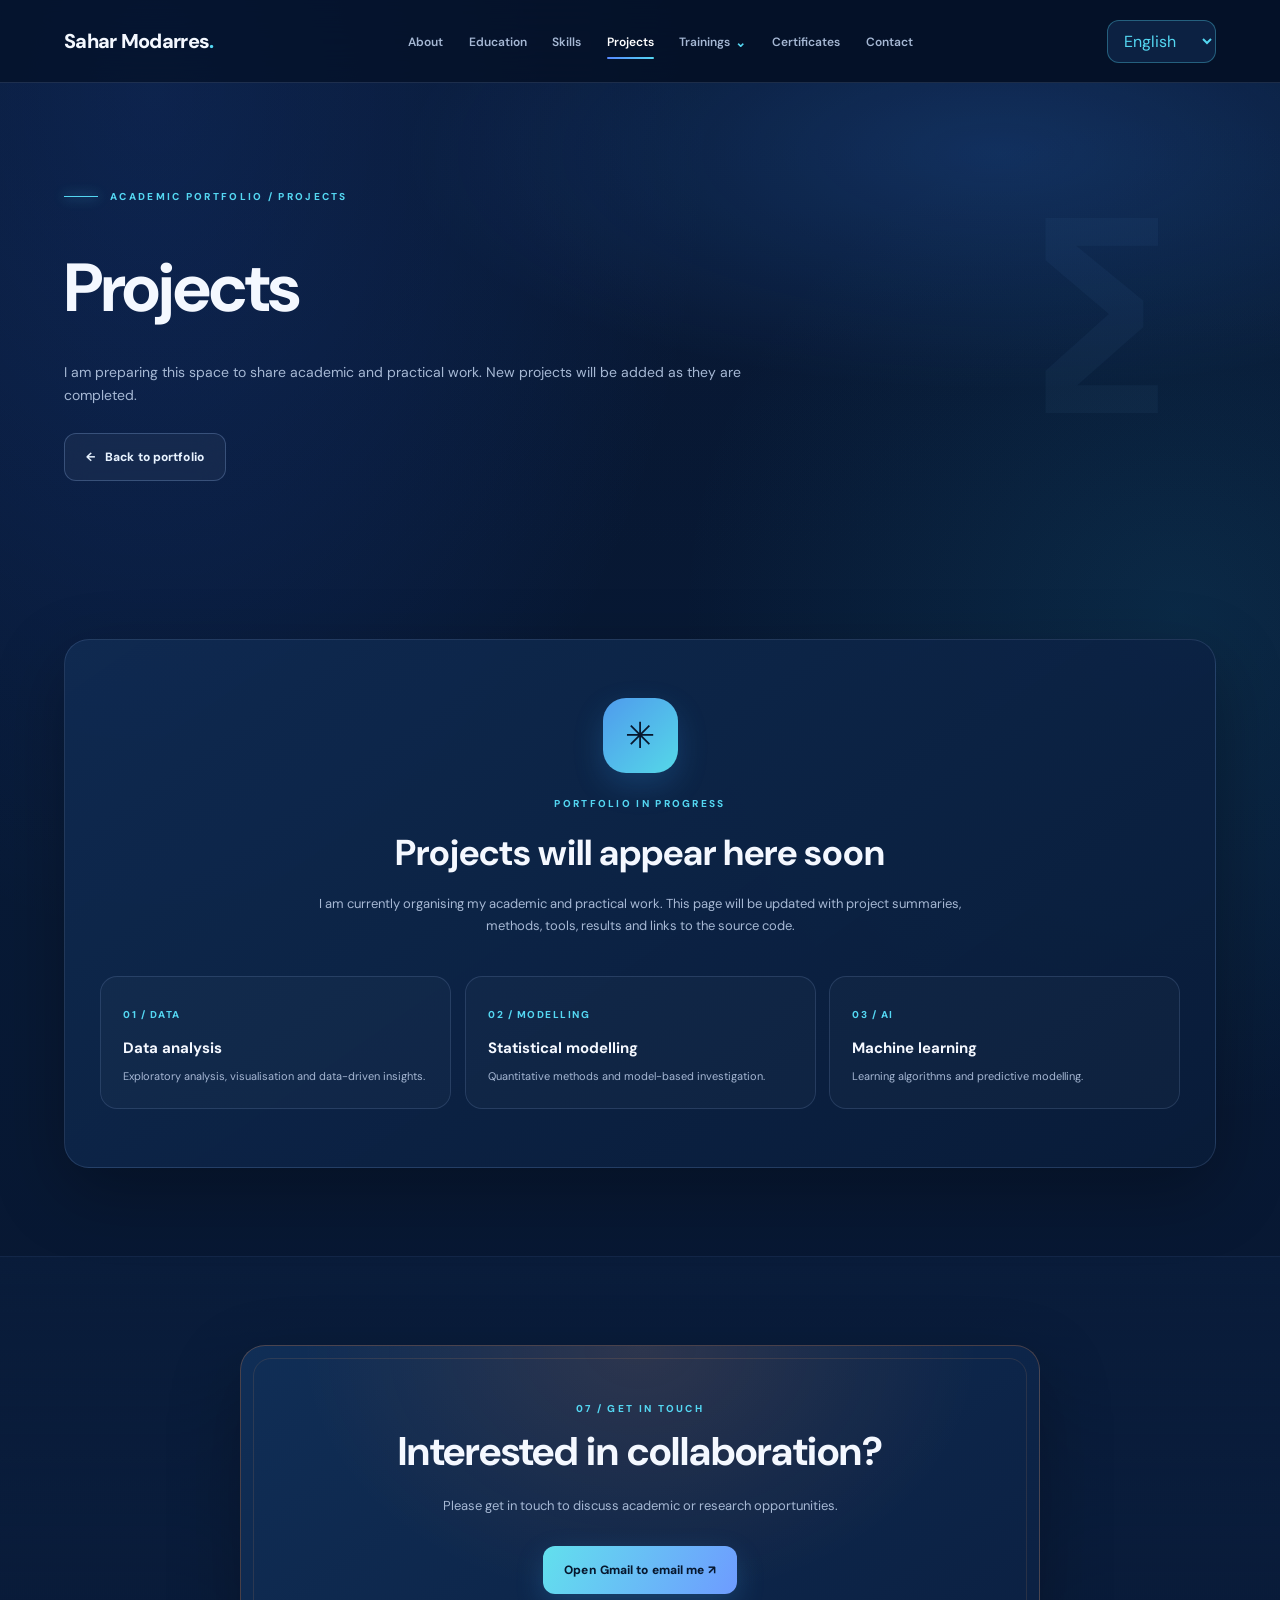
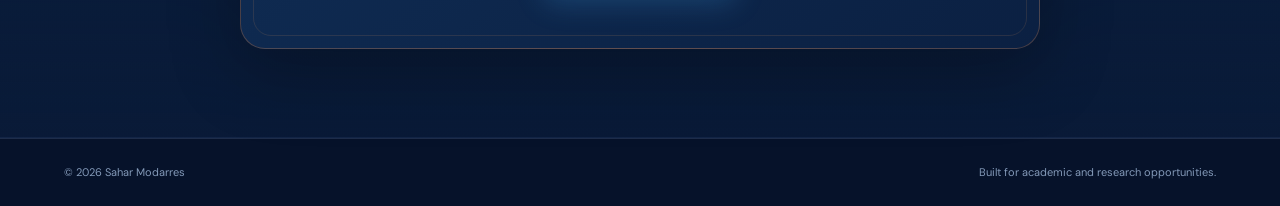
<file: projects.html>
<!DOCTYPE html>
<html lang="en" dir="ltr">
<head>
  <meta charset="UTF-8">
  <meta name="viewport" content="width=device-width, initial-scale=1">
  <meta name="description" content="Academic and practical projects by Sahar Modarres, Data Science student.">
  <meta name="theme-color" content="#07152f">
  <title>Projects | Sahar Modarres</title>
  <link rel="preconnect" href="https://fonts.googleapis.com">
  <link rel="preconnect" href="https://fonts.gstatic.com" crossorigin>
  <link href="https://fonts.googleapis.com/css2?family=DM+Sans:wght@400;500;600;700;800&family=Vazirmatn:wght@400;500;600;700;800&display=swap" rel="stylesheet">
  <link rel="icon" type="image/svg+xml" href="favicon.svg">
  <link rel="stylesheet" href="style.css">
  <script src="site.js" defer></script>
</head>
<body>
<header class="site-header"><div class="container navbar">
  <a class="logo" href="index.html">Sahar Modarres<span>.</span></a>
  <nav aria-label="Main navigation"><ul class="nav-links">
    <li><a href="index.html#about" data-i18n="navAbout">About</a></li>
    <li><a href="index.html#education" data-i18n="navEducation">Education</a></li>
    <li><a href="index.html#skills" data-i18n="navSkills">Skills</a></li>
    <li><a href="projects.html" aria-current="page" data-i18n="navProjects">Projects</a></li>
    <li class="nav-dropdown"><a href="trainings.html"><span data-i18n="navTrainings">Trainings</span><span class="nav-caret">⌄</span></a>
      <ul class="nav-submenu">
        <li><a href="trainings.html#python-lessons" data-i18n="menuPython">Python</a></li>
        <li><a href="trainings.html#ml-lessons" data-i18n="menuML">Machine Learning</a></li>
        <li><a href="trainings.html#english-lessons" data-i18n="menuEnglish">English</a></li>
      </ul></li>
    <li><a href="index.html#certificates" data-i18n="navCertificates">Certificates</a></li>
    <li><a href="index.html#contact" data-i18n="navContact">Contact</a></li>
  </ul></nav>
  <label class="language-wrap"><span class="sr-only" data-i18n="languageLabel">Choose language</span><select id="languageSelect" aria-label="Choose website language">
    <option value="en">English</option><option value="fa">فارسی</option><option value="ar">العربية</option><option value="hi">हिन्दी</option><option value="de">Deutsch</option><option value="fr">Français</option><option value="es">Español</option><option value="tr">Türkçe</option><option value="zh">中文</option>
  </select></label>
</div></header>
<main>
  <section class="page-hero"><div class="container">
    <p class="eyebrow"><span class="eyebrow-line"></span><span data-i18n="projectEyebrow">ACADEMIC PORTFOLIO / PROJECTS</span></p>
    <h1 data-i18n="projectsTitle">Projects</h1>
    <p data-i18n="projectsText">I am preparing this space to share academic and practical work. New projects will be added as they are completed.</p>
    <a class="button button-glass" href="index.html">← <span data-i18n="backHome">Back to portfolio</span></a>
  </div></section>
  <section class="section"><div class="container">
    <div class="empty-projects reveal">
      <div class="empty-symbol">✳</div>
      <p class="section-label" data-i18n="comingSoonLabel">PORTFOLIO IN PROGRESS</p>
      <h2 data-i18n="comingSoonTitle">Projects coming soon</h2>
      <p data-i18n="comingSoonText">I am organizing my academic and practical work. This page will be updated with project summaries, methods, tools, results and source-code links.</p>
      <div class="planned-grid">
        <article><span>01 / DATA</span><h3 data-i18n="planned1">Data analysis & visualisation</h3><p data-i18n="planned1Text">Exploratory analysis, visualisation and data-driven insights.</p></article>
        <article><span>02 / MODELLING</span><h3 data-i18n="planned2">Statistical modelling</h3><p data-i18n="planned2Text">Quantitative methods and model-based research.</p></article>
        <article><span>03 / AI</span><h3 data-i18n="planned3">Machine learning</h3><p data-i18n="planned3Text">Learning algorithms and predictive modelling.</p></article>
      </div>
    </div>
  </div></section>
  <section class="section section-soft"><div class="container"><div class="contact-panel compact-contact">
    <p class="section-label" data-i18n="contactLabel">GET IN TOUCH</p>
    <h2 data-i18n="projectContactTitle">Interested in collaboration?</h2>
    <p data-i18n="projectContactText">Feel free to contact me to discuss academic or research opportunities.</p>
    <a class="button button-primary" href="https://mail.google.com/mail/?view=cm&fs=1&to=saharmodares1377@gmail.com" target="_blank" rel="noopener noreferrer" data-i18n="gmailButton">Open Gmail to email me ↗</a>
  </div></div></section>
</main>
<footer><div class="container footer-inner"><span>© <span id="year"></span> Sahar Modarres</span><span data-i18n="footer">Built for academic and research opportunities.</span></div></footer>
</body></html>
</file>
<file: style.css>
@import url('https://fonts.googleapis.com/css2?family=DM+Sans:wght@400;500;600;700;800&family=Vazirmatn:wght@400;500;600;700;800&display=swap');
:root{color-scheme:dark;--bg:#07152f;--bg2:#0a1d3d;--surface:rgba(15,36,70,.78);--surface2:#10294e;--primary:#54d7f2;--blue:#5688ff;--text:#f4f8ff;--muted:#a6b8d4;--line:rgba(167,198,255,.15);--max:1160px;--shadow:0 24px 70px rgba(0,0,0,.28)}
*{box-sizing:border-box;margin:0;padding:0}
html{scroll-behavior:smooth;scroll-padding-top:100px}
body{background:var(--bg);background-image:radial-gradient(ellipse at 12% 5%,rgba(46,110,255,.18),transparent 35%),radial-gradient(ellipse at 92% 34%,rgba(39,190,230,.10),transparent 30%),linear-gradient(180deg,#07152f 0%,#081a36 48%,#07152f 100%);color:var(--text);font-family:"DM Sans",sans-serif;line-height:1.7;overflow-x:hidden}
body[dir=rtl]{font-family:"Vazirmatn",sans-serif}
a{color:inherit;text-decoration:none}button,select{font:inherit}.container{width:min(var(--max),90%);margin-inline:auto}
::selection{background:rgba(84,215,242,.32);color:white}
.site-header{position:sticky;top:0;z-index:30;background:rgba(5,17,39,.78);border-bottom:1px solid var(--line);backdrop-filter:blur(20px);-webkit-backdrop-filter:blur(20px)}
.navbar{min-height:82px;display:flex;align-items:center;justify-content:space-between;gap:24px}
.logo{font-size:20px;font-weight:800;letter-spacing:-.7px;white-space:nowrap}.logo span{color:var(--primary)}
.nav-links{display:flex;align-items:center;gap:clamp(12px,2vw,27px);list-style:none}.nav-links a{position:relative;color:var(--muted);font-size:12px;font-weight:600;transition:color .25s}.nav-links a:after{content:"";position:absolute;left:0;right:100%;bottom:-9px;height:2px;border-radius:2px;background:linear-gradient(90deg,var(--blue),var(--primary));transition:right .3s}.nav-links a:hover,.nav-links a[aria-current=page]{color:white}.nav-links a:hover:after,.nav-links a[aria-current=page]:after{right:0}
.language-wrap select{border:1px solid rgba(84,215,242,.35);background:rgba(14,36,69,.9);color:var(--primary);border-radius:12px;padding:9px 12px;cursor:pointer;max-width:132px;outline:none;transition:.25s}.language-wrap select:hover{border-color:var(--primary);box-shadow:0 0 0 4px rgba(84,215,242,.08)}
.hero{position:relative;min-height:720px;display:flex;align-items:center;padding:95px 0 85px;isolation:isolate;overflow:hidden}
.hero:before{content:"";position:absolute;z-index:-2;inset:0;background-image:linear-gradient(rgba(125,168,255,.045) 1px,transparent 1px),linear-gradient(90deg,rgba(125,168,255,.045) 1px,transparent 1px);background-size:58px 58px;mask-image:linear-gradient(90deg,transparent,black 20%,black 80%,transparent)}
.hero:after{content:"";position:absolute;z-index:-1;width:600px;height:600px;border-radius:50%;right:-240px;top:-260px;background:radial-gradient(circle,rgba(46,117,255,.22),transparent 68%);filter:blur(10px)}
.hero-grid{position:relative;display:grid;grid-template-columns:minmax(0,1.12fr) minmax(340px,.88fr);align-items:center;gap:58px}
.hero-content{max-width:700px;position:relative;z-index:4}.eyebrow,.section-label{font-size:10px;font-weight:800;letter-spacing:2.3px;color:var(--primary);text-transform:uppercase}.eyebrow{display:flex;align-items:center;gap:12px;margin-bottom:26px}.eyebrow-line{width:34px;height:1px;background:var(--primary);box-shadow:0 0 12px var(--primary)}
.hero h1{font-size:clamp(48px,6.4vw,82px);line-height:1.04;letter-spacing:-3.8px;margin-bottom:24px}.hero-greeting{display:block;font-size:.38em;line-height:1.4;letter-spacing:0;color:#a9bddb;font-weight:600;margin-bottom:12px}.hero h1 strong{display:block;font-weight:800}.hero h1 em{font-style:normal;background:linear-gradient(100deg,#fff 5%,#8adff6 45%,#6f9aff 90%);-webkit-background-clip:text;background-clip:text;color:transparent}.name-period{font-style:normal;color:var(--primary)}
.hero h2{font-size:clamp(17px,2vw,22px);line-height:1.5;color:#dce9fc;margin-bottom:15px;font-weight:600}.hero-description{color:var(--muted);font-size:14px;line-height:2.05;max-width:650px;margin-bottom:28px}
.hero-actions,.contact-actions{display:flex;flex-wrap:wrap;gap:12px}.button{position:relative;display:inline-flex;align-items:center;justify-content:center;gap:10px;min-height:48px;padding:12px 21px;border-radius:12px;font-size:12px;font-weight:800;letter-spacing:.1px;transition:transform .28s,box-shadow .28s,border-color .28s,background .28s;overflow:hidden}.button:before{content:"";position:absolute;inset:0;transform:translateX(-110%);background:linear-gradient(110deg,transparent,rgba(255,255,255,.22),transparent);transition:transform .65s}.button:hover:before{transform:translateX(110%)}.button:hover{transform:translateY(-4px)}.button-primary{color:#06172e;background:linear-gradient(115deg,#62e0ed,#6e9bff);box-shadow:0 10px 28px rgba(67,168,242,.22)}.button-primary:hover{box-shadow:0 15px 38px rgba(67,168,242,.38)}.button-glass,.button-outline{color:#e8f3ff;border:1px solid rgba(165,197,255,.25);background:rgba(255,255,255,.045);backdrop-filter:blur(12px)}.button-glass:hover,.button-outline:hover{border-color:var(--primary);background:rgba(84,215,242,.09);color:white}.button-arrow{font-size:17px}
.hero-meta{display:flex;align-items:center;flex-wrap:wrap;gap:17px;margin-top:32px;color:#9fb2d0;font-size:11px}.meta-chip,.meta-location{display:inline-flex;align-items:center;gap:9px}.meta-chip{border:1px solid rgba(84,215,242,.2);background:rgba(84,215,242,.055);padding:8px 12px;border-radius:30px;color:#c8eaf5}.status-pulse{width:7px;height:7px;border-radius:50%;background:#55e5c1;box-shadow:0 0 0 5px rgba(85,229,193,.12),0 0 14px #55e5c1}.meta-location svg{width:15px;height:15px;fill:none;stroke:var(--primary);stroke-width:1.7;stroke-linecap:round;stroke-linejoin:round}
.profile-visual{min-height:510px;position:relative;display:grid;place-items:center;isolation:isolate}.visual-grid{position:absolute;inset:8% 0;background-image:radial-gradient(rgba(120,175,255,.52) 1px,transparent 1px);background-size:18px 18px;opacity:.18;mask-image:radial-gradient(ellipse,black,transparent 68%)}.profile-glow{position:absolute;width:350px;height:350px;border-radius:50%;background:radial-gradient(circle,rgba(67,153,255,.34),rgba(84,215,242,.1) 45%,transparent 70%);filter:blur(18px);animation:glowPulse 6s ease-in-out infinite}
.profile-frame{position:relative;z-index:3;width:min(320px,72vw);aspect-ratio:4/5;padding:7px;border-radius:180px 180px 34px 34px;background:linear-gradient(145deg,#75e7f4 0%,#528cff 45%,#293e80 100%);box-shadow:0 0 0 1px rgba(152,218,255,.24),0 28px 85px rgba(0,0,0,.48),0 0 65px rgba(66,159,255,.22);transform:translateY(0);animation:portraitFloat 6s ease-in-out infinite}.profile-frame:before{content:"";position:absolute;inset:12px;border:1px solid rgba(255,255,255,.22);border-radius:inherit;z-index:2;pointer-events:none}.profile-frame img{width:100%;height:100%;object-fit:cover;object-position:center 26%;border-radius:inherit;border:5px solid #0a1b37;display:block}
.orbit{position:absolute;border:1px solid rgba(95,194,255,.25);border-radius:50%;pointer-events:none}.orbit-one{width:430px;height:310px;transform:rotate(-28deg)}.orbit-two{width:470px;height:360px;transform:rotate(31deg);border-style:dashed;border-color:rgba(102,143,255,.3)}.floating-note{position:absolute;z-index:5;display:flex;align-items:center;gap:10px;padding:12px 15px;border:1px solid rgba(166,205,255,.2);border-radius:15px;background:rgba(8,25,52,.88);box-shadow:0 15px 38px rgba(0,0,0,.3);backdrop-filter:blur(14px);animation:noteFloat 5s ease-in-out infinite}.floating-note b{display:block;font-size:12px;color:#f1f7ff}.floating-note small{display:block;font-size:10px;color:#9fb4d4}.note-degree{left:-4px;top:100px}.note-data{right:-12px;bottom:95px;animation-delay:-2s}.note-icon{width:35px;height:35px;display:grid;place-items:center;border-radius:11px;background:linear-gradient(135deg,rgba(84,215,242,.22),rgba(86,136,255,.24));color:var(--primary);font-size:21px}.mini-chart{height:30px;width:40px;display:flex;align-items:end;gap:3px;padding:4px;border-radius:8px;background:rgba(84,215,242,.09)}.mini-chart i{display:block;flex:1;border-radius:3px 3px 1px 1px;background:linear-gradient(#65e0ed,#638bff)}.mini-chart i:nth-child(1){height:35%}.mini-chart i:nth-child(2){height:58%}.mini-chart i:nth-child(3){height:48%}.mini-chart i:nth-child(4){height:82%}.mini-chart i:nth-child(5){height:100%}.visual-spark{position:absolute;color:#8de9f7;text-shadow:0 0 18px #42c9f4}.spark-one{font-size:25px;right:8%;top:12%;animation:spin 18s linear infinite}.spark-two{font-size:30px;left:8%;bottom:17%;opacity:.7}.hero-bottomline{position:absolute;bottom:-55px;left:0;right:0;display:flex;align-items:center;gap:15px;color:#7188aa;font-size:9px;font-weight:700;letter-spacing:2px}.bottomline-rule{height:1px;max-width:150px;flex:1;background:linear-gradient(90deg,rgba(84,215,242,.5),transparent)}
.section{padding:88px 0;position:relative}.section-soft{background:linear-gradient(180deg,rgba(16,42,80,.25),rgba(11,32,65,.62),rgba(16,42,80,.25));border-block:1px solid rgba(140,180,255,.07)}.section-heading{margin-bottom:35px}.section-heading h2,.teaser-inner h2{font-size:clamp(29px,4vw,42px);letter-spacing:-1.2px;margin-top:8px}.section-description{color:var(--muted);margin-top:9px;font-size:13px}
.about-layout{display:grid;grid-template-columns:1.35fr .65fr;gap:18px}.panel,.focus-card,.info-card,.skill-card,.interest-card{background:linear-gradient(145deg,rgba(17,42,79,.86),rgba(10,29,58,.92));border:1px solid var(--line);border-radius:20px;box-shadow:0 15px 40px rgba(0,0,0,.12)}.about-panel{padding:34px;position:relative;overflow:hidden}.about-panel:after{content:"";position:absolute;width:210px;height:210px;border-radius:50%;right:-110px;bottom:-130px;background:rgba(75,144,255,.12);filter:blur(20px)}.about-mark{width:42px;height:42px;border-radius:13px;display:grid;place-items:center;color:var(--primary);font-size:21px;background:linear-gradient(135deg,rgba(84,215,242,.18),rgba(86,136,255,.17));margin-bottom:17px}.about-text{color:#b4c4dd;font-size:14px;line-height:2.15;position:relative;z-index:1}.focus-card{padding:29px;position:relative;overflow:hidden;background:linear-gradient(145deg,#123968,#10274a)}.focus-card:after{content:"∑";position:absolute;right:10px;bottom:-42px;font-size:150px;font-weight:800;color:rgba(135,197,255,.07)}.focus-number{font-size:10px;color:var(--primary);font-weight:800;letter-spacing:2px}.focus-card h3{font-size:19px;margin:17px 0 8px}.focus-card p,.interest-card p{color:var(--muted);font-size:12px;line-height:1.9}.focus-tags{display:flex;gap:8px;flex-wrap:wrap;margin-top:20px}.focus-tags span{font-size:10px;border:1px solid rgba(84,215,242,.22);padding:5px 9px;border-radius:20px;color:#a9e8f3;background:rgba(84,215,242,.06)}
.timeline{display:grid;grid-template-columns:1fr 1fr;gap:18px;position:relative}.timeline-item{position:relative}.info-card{padding:27px;transition:transform .35s,border-color .35s,box-shadow .35s;position:relative;overflow:hidden}.info-card:hover,.interest-card:hover,.skill-card:hover{transform:translateY(-8px);border-color:rgba(84,215,242,.48);box-shadow:0 22px 55px rgba(0,0,0,.26),0 0 25px rgba(61,156,255,.09)}.education-icon{width:43px;height:43px;display:grid;place-items:center;border-radius:13px;background:rgba(84,215,242,.1);color:var(--primary);margin-bottom:17px}.education-icon svg{width:23px;height:23px;fill:none;stroke:currentColor;stroke-width:1.6;stroke-linecap:round;stroke-linejoin:round}.card-kicker{font-size:9px;letter-spacing:1.7px;color:var(--primary);font-weight:800}.info-card h3{font-size:17px;margin:11px 0 5px}.info-card p{font-size:12px;color:var(--muted)}.status{display:inline-flex;margin-top:17px;padding:5px 11px;border-radius:20px;background:rgba(84,215,242,.1);color:#8ce6f2;font-size:10px;font-weight:700;border:1px solid rgba(84,215,242,.12)}
.skills-grid{display:grid;grid-template-columns:repeat(5,1fr);gap:13px}.skill-card{text-align:center;padding:25px 12px;transition:transform .35s,border-color .35s,box-shadow .35s;position:relative;overflow:hidden}.skill-card:before{content:"";position:absolute;inset:0;background:linear-gradient(145deg,rgba(77,145,255,.09),transparent 55%);opacity:0;transition:opacity .3s}.skill-card:hover:before{opacity:1}.skill-icon{position:relative;display:grid;place-items:center;width:54px;height:54px;border-radius:17px;margin:0 auto 14px;color:#e6f8ff;font-size:17px;font-weight:800;box-shadow:inset 0 1px rgba(255,255,255,.2),0 8px 22px rgba(0,0,0,.2)}.python-icon{background:linear-gradient(135deg,#3676c9,#32b6a9)}.matlab-icon{background:linear-gradient(135deg,#e17a45,#b84850)}.js-icon{background:linear-gradient(135deg,#c8a948,#92782c)}.html-icon{background:linear-gradient(135deg,#f0804d,#bc4c36)}.css-icon{background:linear-gradient(135deg,#4f9de9,#4e62c4)}.skill-card h3{font-size:13px;position:relative}.skill-card small{display:block;color:#8299bb;font-size:9px;margin-top:5px;position:relative}
.interest-grid{display:grid;grid-template-columns:repeat(3,1fr);gap:16px}.interest-card{padding:27px;transition:transform .35s,border-color .35s,box-shadow .35s;position:relative;overflow:hidden}.interest-card:after{content:"";position:absolute;width:150px;height:150px;right:-80px;top:-80px;border-radius:50%;background:rgba(80,142,255,.09);transition:transform .4s}.interest-card:hover:after{transform:scale(1.8)}.interest-icon{width:53px;height:53px;border-radius:16px;display:grid;place-items:center;background:linear-gradient(145deg,rgba(84,215,242,.16),rgba(86,136,255,.18));color:var(--primary);margin-bottom:22px;box-shadow:inset 0 1px rgba(255,255,255,.13)}.interest-icon svg{width:25px;height:25px;fill:none;stroke:currentColor;stroke-width:1.6;stroke-linecap:round;stroke-linejoin:round}.interest-index{display:block;font-size:9px;color:#7296c6;letter-spacing:1.5px;font-weight:800}.interest-card h3{font-size:16px;margin:10px 0 7px}.card-corner{position:absolute;right:25px;bottom:22px;color:var(--primary);font-size:18px;opacity:.6;transition:transform .3s,opacity .3s}.interest-card:hover .card-corner{transform:translate(3px,-3px);opacity:1}
.certificate-grid{display:grid;grid-template-columns:repeat(3,1fr);gap:16px}.cert-card{min-height:190px}.cert-icon{display:grid;place-items:center;width:49px;height:49px;border-radius:15px;font-size:19px;font-weight:800;margin-bottom:17px;color:#eaf8ff}.cert-icdl{background:linear-gradient(135deg,#4d91ed,#5364c9)}.cert-ciw{background:linear-gradient(135deg,#1eb7c9,#3879d7)}.cert-python{background:linear-gradient(135deg,#d4a83d,#398bb2)}
.projects-teaser{padding:62px 0}.teaser-inner{display:grid;grid-template-columns:auto 1fr auto;align-items:center;gap:25px;padding:34px;border:1px solid rgba(84,215,242,.23);border-radius:23px;background:radial-gradient(ellipse at 0% 50%,rgba(69,143,255,.18),transparent 50%),linear-gradient(120deg,rgba(15,50,91,.95),rgba(12,32,65,.92));box-shadow:var(--shadow)}.teaser-symbol{width:64px;height:64px;border-radius:19px;display:grid;place-items:center;background:linear-gradient(135deg,#4e9df0,#4dd6e6);color:#06182f;box-shadow:0 10px 25px rgba(49,151,226,.25)}.teaser-symbol svg{width:29px;height:29px;fill:none;stroke:currentColor;stroke-width:1.6;stroke-linecap:round;stroke-linejoin:round}.teaser-inner h2{margin:6px 0}.teaser-inner p:not(.section-label){color:var(--muted);font-size:12px;max-width:630px;margin-top:7px}
.contact-panel{text-align:center;position:relative;overflow:hidden;padding:54px 28px;border:1px solid rgba(84,215,242,.22);border-radius:25px;background:radial-gradient(ellipse at 50% 0%,rgba(67,145,255,.2),transparent 60%),linear-gradient(145deg,#102e56,#0b2042);box-shadow:var(--shadow)}.contact-orb{position:absolute;width:320px;height:320px;border-radius:50%;left:50%;top:-250px;transform:translateX(-50%);background:rgba(84,215,242,.2);filter:blur(50px)}.contact-content{position:relative;z-index:1}.contact-panel h2{font-size:clamp(28px,4vw,40px);margin-top:10px}.contact-panel>p:not(.section-label){color:var(--muted);max-width:620px;margin:10px auto 24px;font-size:13px}.contact-actions{justify-content:center}.email-address{margin:22px auto 4px!important;color:var(--primary)!important;font-weight:700;letter-spacing:.2px}.github-link{font-size:11px;color:var(--muted);transition:color .2s}.github-link:hover{color:var(--primary)}
footer{border-top:1px solid var(--line);padding:24px 0;color:#8399b8;font-size:11px;background:rgba(4,14,32,.35)}.footer-inner{display:flex;justify-content:space-between;gap:15px}
.page-hero{padding:105px 0 70px;position:relative;overflow:hidden;background:radial-gradient(ellipse at 78% 15%,rgba(55,139,255,.2),transparent 42%),linear-gradient(180deg,rgba(11,32,65,.4),transparent)}.page-hero:after{content:"∑";position:absolute;right:9%;top:8px;font-size:260px;color:rgba(107,172,255,.045);font-weight:800;pointer-events:none}.page-hero h1{font-size:clamp(40px,6vw,68px);letter-spacing:-2px;margin:14px 0}.page-hero p:not(.eyebrow){max-width:690px;color:var(--muted);margin-bottom:25px;font-size:14px}.empty-projects{padding:58px 35px;text-align:center;background:linear-gradient(145deg,rgba(16,43,82,.9),rgba(9,28,57,.95));border:1px solid var(--line);border-radius:25px;box-shadow:var(--shadow);position:relative;overflow:hidden}.empty-symbol{width:75px;height:75px;display:grid;place-items:center;border-radius:23px;background:linear-gradient(135deg,#4f9bed,#55d8e8);color:#07172d;font-size:36px;margin:0 auto 22px;box-shadow:0 12px 30px rgba(50,155,230,.22)}.empty-projects h2{font-size:clamp(24px,4vw,36px);margin:10px 0}.empty-projects>p:not(.section-label){max-width:700px;color:var(--muted);font-size:13px;margin:0 auto}.planned-grid{display:grid;grid-template-columns:repeat(3,1fr);gap:14px;margin-top:38px;text-align:start}.planned-grid article{padding:22px;border:1px solid var(--line);border-radius:17px;background:rgba(255,255,255,.025);transition:transform .3s,border-color .3s}.planned-grid article:hover{transform:translateY(-6px);border-color:rgba(84,215,242,.4)}.planned-grid article>span{color:var(--primary);font-size:10px;font-weight:800;letter-spacing:1.5px}.planned-grid h3{font-size:15px;margin:10px 0 5px}.planned-grid p{font-size:11px;color:var(--muted);line-height:1.8}.compact-contact{max-width:800px;margin:auto}.compact-contact h2{margin:0}.compact-contact .button{margin-top:5px}
body[dir=rtl] .eyebrow,body[dir=rtl] .section-label{letter-spacing:0}body[dir=rtl] .hero h1{letter-spacing:0}body[dir=rtl] .note-degree{left:auto;right:-4px}body[dir=rtl] .note-data{right:auto;left:-12px}body[dir=rtl] .hero-bottomline{direction:ltr}body[dir=rtl] .planned-grid{text-align:right}
.reveal{opacity:0;transform:translateY(22px);animation:revealIn .8s .08s forwards}.profile-visual.reveal{animation-delay:.2s}
@keyframes revealIn{to{opacity:1;transform:translateY(0)}}@keyframes portraitFloat{0%,100%{transform:translateY(0)}50%{transform:translateY(-10px)}}@keyframes noteFloat{0%,100%{transform:translateY(0)}50%{transform:translateY(-8px)}}@keyframes glowPulse{0%,100%{opacity:.7;transform:scale(.94)}50%{opacity:1;transform:scale(1.08)}}@keyframes spin{to{transform:rotate(360deg)}}
@media(max-width:960px){.navbar{gap:13px}.nav-links{gap:12px}.nav-links a{font-size:10px}.hero-grid{gap:28px}.profile-frame{width:min(290px,72vw)}.about-layout{grid-template-columns:1fr}.skills-grid{grid-template-columns:repeat(3,1fr)}}
@media(max-width:720px){.navbar{padding:13px 0;flex-wrap:wrap}.navbar nav{order:3;width:100%;overflow-x:auto}.nav-links{width:max-content;min-width:100%;justify-content:space-between;padding-bottom:6px}.nav-links a{font-size:10px}.hero{min-height:auto;padding:66px 0 80px}.hero-grid{grid-template-columns:1fr;text-align:center;gap:34px}.hero-content{margin:auto}.eyebrow{justify-content:center}.hero-description{margin-inline:auto}.hero-actions,.hero-meta{justify-content:center}.profile-visual{min-height:420px;grid-row:1}.profile-frame{width:min(260px,65vw)}.orbit-one{width:350px;height:270px}.orbit-two{width:380px;height:310px}.note-degree{left:2%}.note-data{right:1%}.hero-bottomline{bottom:-48px;justify-content:center}.timeline,.interest-grid,.certificate-grid{grid-template-columns:1fr}.section{padding:65px 0}.teaser-inner{grid-template-columns:auto 1fr;padding:25px}.teaser-inner .button{grid-column:1/-1;width:fit-content}.planned-grid{grid-template-columns:1fr}.footer-inner{flex-direction:column;text-align:center}.contact-panel{padding:40px 20px}.page-hero{padding:75px 0 55px}}
@media(max-width:460px){.skills-grid{grid-template-columns:repeat(2,1fr)}.language-wrap select{max-width:115px}.hero h1{letter-spacing:-2px}.hero-meta{gap:10px}.meta-chip{font-size:9px}.profile-visual{min-height:360px}.profile-frame{width:min(235px,65vw)}.orbit-one{width:300px;height:230px}.orbit-two{width:330px;height:270px}.floating-note{padding:9px 11px}.note-degree{top:65px}.note-data{bottom:55px}.section-heading h2{font-size:29px}.teaser-inner{grid-template-columns:1fr}.teaser-symbol{width:54px;height:54px}}
@media(prefers-reduced-motion:reduce){html{scroll-behavior:auto}*,*:before,*:after{transition-duration:.01ms!important;animation-duration:.01ms!important;animation-iteration-count:1!important}}

/* Final polish: accessible helpers, crisp icon treatment and consistent motion */
.sr-only{position:absolute!important;width:1px;height:1px;padding:0;margin:-1px;overflow:hidden;clip:rect(0,0,0,0);white-space:nowrap;border:0}
.education-icon+.education-icon{display:none}
.cert-icon{font-family:"DM Sans",sans-serif}
button:focus-visible,a:focus-visible,select:focus-visible{outline:2px solid var(--primary);outline-offset:4px}
.info-card,.interest-card,.skill-card,.planned-grid article{will-change:transform}
@media(hover:hover){.info-card:hover .education-icon,.interest-card:hover .interest-icon{transform:rotate(-5deg) scale(1.06);transition:transform .35s}.button-primary:hover{filter:saturate(1.12)}}

/* Software brand logos */
.software-grid{grid-template-columns:repeat(5,minmax(0,1fr))}
.software-card{padding:24px 12px 21px;min-height:168px}
.software-logo{width:70px;height:70px;margin:0 auto 13px;display:grid;place-items:center;border-radius:21px;background:linear-gradient(145deg,rgba(255,255,255,.10),rgba(255,255,255,.035));border:1px solid rgba(170,205,255,.13);box-shadow:inset 0 1px rgba(255,255,255,.11),0 10px 25px rgba(0,0,0,.16);transition:transform .35s,background .35s,box-shadow .35s}
.software-logo img{width:43px;height:43px;object-fit:contain;display:block}
.software-logo.matlab-logo img{width:48px;height:48px}
.software-card:hover .software-logo{transform:translateY(-5px) rotate(-4deg) scale(1.06);background:rgba(84,215,242,.11);box-shadow:0 12px 28px rgba(49,159,220,.17),inset 0 1px rgba(255,255,255,.18)}
.software-card h3{font-size:14px}
.software-card small{font-size:10px}

/* Training hub */
.training-hero{padding-bottom:78px}
.training-hero .container{position:relative;z-index:1}
.training-hero-tags{display:flex;flex-wrap:wrap;gap:9px;margin-top:27px}
.training-hero-tags span{border:1px solid rgba(84,215,242,.22);background:rgba(84,215,242,.07);border-radius:30px;padding:7px 13px;color:#bcecf6;font-size:11px;font-weight:700}
.training-grid{display:grid;grid-template-columns:repeat(3,minmax(0,1fr));gap:17px}
.training-card{position:relative;overflow:hidden;padding:25px;border:1px solid var(--line);border-radius:21px;background:linear-gradient(145deg,rgba(18,46,87,.92),rgba(9,28,56,.96));box-shadow:0 14px 35px rgba(0,0,0,.13);transition:transform .35s,border-color .35s,box-shadow .35s}
.training-card:before{content:"";position:absolute;inset:0;background:radial-gradient(circle at 100% 0%,rgba(84,215,242,.13),transparent 43%);opacity:.55;transition:opacity .35s}
.training-card:after{content:"";position:absolute;width:130px;height:130px;right:-80px;bottom:-90px;border-radius:50%;background:rgba(76,132,255,.14);filter:blur(14px);transition:transform .4s}
.training-card:hover{transform:translateY(-9px);border-color:rgba(84,215,242,.48);box-shadow:0 25px 55px rgba(0,0,0,.28),0 0 25px rgba(64,168,231,.1)}
.training-card:hover:before{opacity:1}.training-card:hover:after{transform:scale(1.8)}
.training-card>*{position:relative;z-index:1}
.training-card-top{display:flex;align-items:center;justify-content:space-between;margin-bottom:20px}
.training-brand{width:62px;height:62px;border-radius:18px;display:grid;place-items:center;background:rgba(255,255,255,.94);box-shadow:0 9px 22px rgba(0,0,0,.18)}
.training-brand img{width:42px;height:42px;object-fit:contain}
.training-brand.matlab-logo img{width:48px;height:48px}
.training-brand svg{width:34px;height:34px;color:#6bd9ef}
.ml-brand{background:linear-gradient(145deg,rgba(84,215,242,.15),rgba(86,136,255,.16));border:1px solid rgba(84,215,242,.2)}
.stats-brand{background:linear-gradient(145deg,rgba(90,160,255,.2),rgba(84,215,242,.12));color:#7fc9ff}
.viz-brand{background:linear-gradient(145deg,rgba(89,133,255,.2),rgba(84,215,242,.12));color:#8bdcf2}
.ds-brand{background:linear-gradient(145deg,rgba(84,215,242,.18),rgba(86,136,255,.16));color:#8bdcf2}
.training-number{font-size:12px;letter-spacing:1.8px;font-weight:800;color:#6685ae}
.training-kicker{font-size:9px;letter-spacing:1.6px;color:var(--primary);font-weight:800}
.training-card h3{font-size:19px;line-height:1.4;margin:9px 0}
.training-card>p:not(.training-kicker){min-height:66px;color:var(--muted);font-size:12px;line-height:1.9}
.level-list{display:flex;flex-wrap:wrap;gap:6px;margin:18px 0 20px}
.level-list span{font-size:9px;padding:5px 9px;border-radius:20px;color:#b7c9e4;background:rgba(255,255,255,.055);border:1px solid rgba(169,197,240,.12)}
.training-link{display:inline-flex;align-items:center;gap:8px;color:#8de6f3;font-size:11px;font-weight:800;transition:gap .25s,color .25s}
.training-link:hover{gap:13px;color:white}
.roadmap-grid{display:grid;grid-template-columns:repeat(3,1fr);gap:15px}
.roadmap-grid article{display:flex;align-items:flex-start;gap:15px;padding:23px;border:1px solid var(--line);border-radius:18px;background:rgba(13,36,70,.72);transition:transform .3s,border-color .3s}
.roadmap-grid article:hover{transform:translateY(-5px);border-color:rgba(84,215,242,.4)}
.roadmap-step{flex:0 0 39px;height:39px;display:grid;place-items:center;border-radius:12px;background:linear-gradient(135deg,#4e9df0,#4dd6e6);color:#07172d;font-size:12px;font-weight:900}
.roadmap-grid h3{font-size:14px;margin:2px 0 6px}
.roadmap-grid p{font-size:11px;color:var(--muted);line-height:1.85}
.training-note{margin-top:24px;padding:16px 19px;border-left:3px solid var(--primary);border-radius:0 12px 12px 0;background:rgba(84,215,242,.06);color:#b6cce7;font-size:12px;line-height:1.9}
body[dir=rtl] .training-note{border-left:0;border-right:3px solid var(--primary);border-radius:12px 0 0 12px}
body[dir=rtl] .training-card{text-align:right}
body[dir=rtl] .training-link{direction:rtl}
@media(max-width:960px){.training-grid{grid-template-columns:repeat(2,minmax(0,1fr))}.roadmap-grid{grid-template-columns:1fr}.nav-links a{font-size:9px}}
@media(max-width:720px){.software-grid{grid-template-columns:repeat(3,minmax(0,1fr))}.training-grid{grid-template-columns:1fr}.training-card>p:not(.training-kicker){min-height:0}.training-hero-tags{justify-content:center}.training-card{padding:23px}}
@media(max-width:460px){.software-grid{grid-template-columns:repeat(2,minmax(0,1fr))}.software-logo{width:62px;height:62px}.software-logo img{width:38px;height:38px}}

/* Expanded navigation: compact dropdown under Trainings */
.nav-dropdown{position:relative}
.nav-dropdown>a{display:inline-flex;align-items:center;gap:5px}
.nav-caret{font-size:13px;color:var(--primary);transition:transform .25s}
.nav-submenu{position:absolute;top:calc(100% + 18px);left:50%;transform:translate(-50%,8px);min-width:190px;padding:8px;margin:0;list-style:none;border:1px solid rgba(84,215,242,.25);border-radius:15px;background:rgba(7,23,48,.97);box-shadow:0 18px 45px rgba(0,0,0,.35);backdrop-filter:blur(18px);opacity:0;visibility:hidden;transition:opacity .22s,transform .22s,visibility .22s;z-index:60}
.nav-submenu:before{content:"";position:absolute;left:0;right:0;top:-20px;height:20px}
.nav-submenu li a{display:flex;padding:10px 12px;border-radius:9px;color:#c1d3ed;font-size:11px;white-space:nowrap;transition:background .2s,color .2s}
.nav-submenu li a:after{display:none}
.nav-submenu li a:hover{background:rgba(84,215,242,.11);color:var(--primary)}
.nav-dropdown:hover .nav-submenu,.nav-dropdown:focus-within .nav-submenu{opacity:1;visibility:visible;transform:translate(-50%,0)}
.nav-dropdown:hover .nav-caret,.nav-dropdown:focus-within .nav-caret{transform:rotate(180deg)}
body[dir=rtl] .nav-submenu{left:50%;right:auto}
@media(max-width:720px){.nav-submenu{position:fixed;top:auto;left:50%;transform:translate(-50%,8px);margin-top:10px}.nav-dropdown:hover .nav-submenu,.nav-dropdown:focus-within .nav-submenu{transform:translate(-50%,0)}}

/* Portrait and university visual collage in the About section */
.about-profile-row{display:flex;align-items:center;gap:15px;position:relative;z-index:2;margin-bottom:23px;padding:13px;border:1px solid rgba(84,215,242,.14);border-radius:17px;background:linear-gradient(100deg,rgba(84,215,242,.07),rgba(255,255,255,.025))}
.about-avatar{width:76px;height:76px;flex:0 0 76px;object-fit:cover;object-position:center 25%;border-radius:20px;border:2px solid rgba(84,215,242,.65);box-shadow:0 8px 22px rgba(0,0,0,.22)}
.about-mini-label{font-size:8px;letter-spacing:1.4px;color:var(--primary);font-weight:800}
.about-profile-row h3{font-size:16px;margin:3px 0 1px}
.about-mini-sub{font-size:10px;color:#9fb4d4}
.about-university-stamp{margin-left:auto;width:67px;height:67px;object-fit:contain;background:white;border-radius:14px;padding:5px;box-shadow:0 8px 18px rgba(0,0,0,.18)}
body[dir=rtl] .about-university-stamp{margin-left:0;margin-right:auto}
.university-emblem{background:#fff!important;border:1px solid rgba(255,255,255,.8);padding:4px;overflow:hidden}
.university-emblem img{width:100%;height:100%;object-fit:contain;display:block;border-radius:8px}
.timeline .info-card{min-height:245px}
.timeline .info-card .education-icon{width:72px;height:72px;border-radius:17px}
.timeline .info-card .university-emblem img{width:100%;height:100%}

/* Certificate cards with visual brand marks */
.cert-card-image{min-height:235px}
.cert-image-wrap{height:94px;display:grid;place-items:center;margin-bottom:17px;padding:10px;border-radius:15px;background:rgba(255,255,255,.95);border:1px solid rgba(255,255,255,.7);overflow:hidden}
.cert-image-wrap img{max-width:100%;max-height:74px;object-fit:contain;display:block}
.ciw-image-wrap img{max-height:82px}
.python-cert-wrap{background:linear-gradient(145deg,rgba(255,255,255,.96),rgba(232,242,255,.94))}
.python-cert-wrap img{width:68px;height:68px;max-height:none}
.cert-card-image h3{font-size:17px;margin-bottom:5px}

/* Contact area: distinctive warm orange accent and recognizable brand marks */
.contact-panel{border-color:rgba(255,151,82,.25);background:radial-gradient(ellipse at 50% 0%,rgba(255,137,68,.13),transparent 60%),linear-gradient(145deg,#102e56,#0b2042)}
.contact-panel:before{content:"";position:absolute;inset:12px;border:1px solid rgba(255,160,91,.12);border-radius:18px;pointer-events:none}
.contact-methods{display:flex;justify-content:center;flex-wrap:wrap;gap:14px;margin:27px auto 0;max-width:650px}
.contact-method{min-width:min(270px,100%);display:flex;align-items:center;gap:13px;padding:14px 16px;border:1px solid rgba(255,154,83,.48);border-radius:16px;background:rgba(7,20,42,.65);text-align:left;box-shadow:0 9px 25px rgba(0,0,0,.14);transition:transform .28s,border-color .28s,box-shadow .28s,background .28s}
.contact-method:hover{transform:translateY(-6px);border-color:#ff9b55;background:rgba(255,146,73,.1);box-shadow:0 15px 32px rgba(255,125,55,.13)}
.contact-brand-icon{width:43px;height:43px;flex:0 0 43px;display:grid;place-items:center;border-radius:13px;background:#fff}
.contact-brand-icon img{width:28px;height:28px;object-fit:contain}
.github-brand{background:#171b26}.github-brand img{width:27px;height:27px}
.contact-method>span:nth-child(2){min-width:0;flex:1}
.contact-method b{display:block;font-size:12px;color:#fff}
.contact-method small{display:block;color:#c4d0e3;font-size:10px;overflow-wrap:anywhere}
.contact-method>i{font-style:normal;color:#ffad70;font-size:18px;transition:transform .25s}
.contact-method:hover>i{transform:translate(3px,-3px)}
body[dir=rtl] .contact-method{text-align:right;direction:rtl}
body[dir=rtl] .contact-method>i{transform:scaleX(-1)}
body[dir=rtl] .contact-method:hover>i{transform:scale(-1) translate(3px,-3px)}

/* Lesson library shelves for future video, PDF and downloadable content */
.english-brand{background:linear-gradient(135deg,#ff9b54,#ffcb76);color:#10233d;font-weight:900;font-size:21px;letter-spacing:-1px}
.course-materials{display:grid;grid-template-columns:1fr;gap:18px}
.material-panel{padding:27px;border:1px solid var(--line);border-radius:21px;background:linear-gradient(145deg,rgba(17,43,82,.92),rgba(8,27,55,.96));box-shadow:0 14px 35px rgba(0,0,0,.14);scroll-margin-top:115px;transition:border-color .3s,transform .3s}
.material-panel:hover{border-color:rgba(84,215,242,.38);transform:translateY(-3px)}
.material-heading{display:flex;align-items:center;gap:15px;margin-bottom:15px}
.material-brand{width:59px;height:59px;flex:0 0 59px;display:grid;place-items:center;border-radius:17px;background:#fff}
.material-brand img{width:40px;height:40px;object-fit:contain}
.material-brand svg{width:34px;height:34px;color:#6bd9ef}
.material-heading h3{font-size:18px;margin-top:4px}
.material-panel>p{font-size:12px;line-height:1.9;color:var(--muted);max-width:850px}
.resource-slots{display:grid;grid-template-columns:repeat(3,1fr);gap:11px;margin-top:20px}
.resource-slots>div{min-height:91px;display:grid;grid-template-columns:38px 1fr;grid-template-rows:auto auto;align-content:center;align-items:center;column-gap:10px;padding:13px;border:1px dashed rgba(151,187,238,.24);border-radius:14px;background:rgba(255,255,255,.025)}
.resource-icon{grid-row:1/3;width:36px;height:36px;display:grid;place-items:center;border-radius:11px;font-size:11px;font-weight:900}
.video-resource{background:rgba(255,130,83,.14);color:#ff9a67}
.pdf-resource{background:rgba(86,136,255,.17);color:#8eb2ff}
.code-resource{background:rgba(84,215,242,.13);color:#7de3ef}
.audio-resource{background:rgba(186,126,255,.15);color:#c5a1ff;font-size:19px}
.resource-slots b{font-size:11px;color:#eaf3ff}
.resource-slots small{font-size:9px;color:#8299bb}
.material-panel:target{border-color:rgba(255,159,90,.7);box-shadow:0 0 0 3px rgba(255,159,90,.08),0 18px 45px rgba(0,0,0,.2)}
@media(max-width:720px){.about-profile-row{gap:10px;padding:10px}.about-avatar{width:62px;height:62px;flex-basis:62px}.about-university-stamp{width:55px;height:55px}.resource-slots{grid-template-columns:1fr}.resource-slots>div{min-height:74px}.contact-methods{flex-direction:column;align-items:stretch}.contact-method{width:100%}}
@media(max-width:460px){.about-mini-label{font-size:7px}.about-profile-row h3{font-size:14px}.about-mini-sub{font-size:9px}.about-university-stamp{width:47px;height:47px}.timeline .info-card .education-icon{width:62px;height:62px}}

.focus-visual-row{display:flex;align-items:center;gap:10px;margin:0 0 23px;padding:12px;border:1px solid rgba(84,215,242,.17);border-radius:15px;background:rgba(5,18,39,.35)}
.focus-university-thumb{width:56px;height:56px;flex:0 0 56px;border-radius:12px;background:#fff;padding:4px;display:grid;place-items:center}
.focus-university-thumb img{width:100%;height:100%;object-fit:contain}
.focus-chart-thumb{flex:1;min-width:0;height:56px;padding:5px 9px;border-radius:12px;background:linear-gradient(120deg,rgba(84,215,242,.08),rgba(86,136,255,.1))}
.focus-chart-thumb svg{width:100%;height:100%;display:block}
.focus-visual-caption{font-size:8px;letter-spacing:1.1px;font-weight:900;color:#a7c7ed;white-space:nowrap;writing-mode:vertical-rl}
.focus-visual-caption b{color:var(--primary);font-size:12px}
body[dir=rtl] .focus-visual-caption{writing-mode:vertical-rl}

/* Dedicated course landing areas and structured lesson catalogs */
.course-jump-links{display:flex;justify-content:center;flex-wrap:wrap;gap:10px;margin:-6px 0 30px}
.course-jump-links a{display:flex;align-items:center;gap:9px;padding:10px 15px;border:1px solid rgba(95,173,220,.23);border-radius:13px;background:rgba(13,39,75,.72);color:#dceaff;font-size:11px;font-weight:700;transition:transform .22s,border-color .22s,background .22s}
.course-jump-links a:hover{transform:translateY(-3px);border-color:rgba(255,157,91,.7);background:rgba(255,145,77,.08)}
.course-jump-links a>img{width:24px;height:24px;object-fit:contain}
.course-jump-links a>span:last-child{color:#ffad70;margin-left:8px}
.jump-ml-icon,.jump-en-icon{width:25px;height:25px;display:grid;place-items:center;border-radius:8px;background:rgba(87,208,235,.14);color:#75e1f0;font-size:14px}
.jump-en-icon{background:rgba(255,157,91,.18);color:#ffad70;font-size:10px;font-weight:900}
.course-detail{margin:34px 0 56px;padding:25px;border:1px solid rgba(104,164,221,.2);border-radius:25px;background:linear-gradient(145deg,rgba(12,34,68,.72),rgba(6,22,46,.88));box-shadow:0 18px 50px rgba(0,0,0,.15);scroll-margin-top:105px}
.course-detail:target{border-color:rgba(255,157,91,.65);box-shadow:0 0 0 4px rgba(255,157,91,.08),0 18px 50px rgba(0,0,0,.18)}
.course-detail-hero{display:grid;grid-template-columns:84px minmax(0,1fr) auto;align-items:center;gap:20px;padding:24px;border:1px solid rgba(105,186,226,.18);border-radius:19px;background:radial-gradient(ellipse at 0 0,rgba(78,205,232,.12),transparent 62%),rgba(255,255,255,.025)}
.course-detail-brand{width:78px;height:78px;display:grid;place-items:center;border-radius:20px;background:#fff;box-shadow:0 10px 24px rgba(0,0,0,.16)}
.course-detail-brand img{width:55px;height:55px;object-fit:contain}
.course-detail-brand.ml-brand{background:rgba(76,205,231,.12);color:#70e2f0}
.course-detail-brand.ml-brand svg{width:48px;height:48px}
.course-detail-brand.english-brand{font-size:30px}
.course-detail-heading h2{font-size:clamp(22px,3vw,31px);margin:5px 0 7px}
.course-detail-heading>p{font-size:12px;line-height:1.8;color:#a9bdd9;max-width:700px}
.course-pills{display:flex;flex-wrap:wrap;gap:7px;margin-top:12px}
.course-pills span{font-size:9px;padding:5px 9px;border-radius:20px;border:1px solid rgba(100,185,223,.2);color:#9bddeb;background:rgba(80,190,220,.07)}
.course-detail-count{min-width:82px;text-align:center;padding:12px;border-radius:15px;background:rgba(255,153,89,.09);border:1px solid rgba(255,153,89,.2)}
.course-detail-count b{display:block;font-size:28px;line-height:1.1;color:#ffad70}
.course-detail-count span{display:block;font-size:8px;color:#c6d3e6;margin-top:5px}
.course-overview{display:grid;grid-template-columns:repeat(3,1fr);gap:11px;margin:18px 0 28px}
.course-overview>div{padding:16px;border:1px solid rgba(126,166,211,.14);border-radius:14px;background:rgba(255,255,255,.025)}
.overview-icon{display:grid;place-items:center;width:29px;height:29px;margin-bottom:10px;border-radius:9px;background:rgba(85,211,232,.1);color:#79ddec;font-size:17px}
.course-overview b{display:block;font-size:11px;color:#eaf3ff;margin-bottom:6px}
.course-overview p{font-size:10px;line-height:1.8;color:#9cb2d1}
.lesson-section-heading{display:flex;align-items:end;justify-content:space-between;gap:12px;margin:22px 0 14px}
.lesson-section-heading h3{font-size:20px;margin-top:5px}
.lesson-status{font-size:9px;color:#ffb17b;padding:7px 10px;border:1px solid rgba(255,163,99,.2);border-radius:20px;background:rgba(255,149,82,.07)}
.lesson-grid{display:grid;grid-template-columns:repeat(2,minmax(0,1fr));gap:13px}
.lesson-card{padding:17px;border:1px solid rgba(114,158,210,.16);border-radius:17px;background:rgba(255,255,255,.025);transition:transform .24s,border-color .24s,background .24s}
.lesson-card:hover{transform:translateY(-3px);border-color:rgba(94,210,232,.35);background:rgba(79,190,221,.045)}
.lesson-card-top{display:flex;align-items:center;justify-content:space-between;margin-bottom:12px}
.lesson-index{width:31px;height:31px;display:grid;place-items:center;border-radius:10px;background:rgba(255,156,91,.12);color:#ffb17b;font-size:11px;font-weight:900}
.lesson-level{font-size:8px;letter-spacing:1px;color:#7dd8e9;font-weight:800}
.lesson-card h4{font-size:14px;color:#eef5ff;margin-bottom:6px}
.lesson-card>p{min-height:40px;font-size:10px;line-height:1.8;color:#9fb3d0}
.lesson-resource-row{display:flex;gap:13px;flex-wrap:wrap;margin:12px 0;font-size:9px;color:#a9c5e7}
.lesson-resource-row span{display:inline-flex;align-items:center;gap:4px}
.resource-empty{display:flex;align-items:center;gap:10px;padding:10px 12px;border:1px dashed rgba(255,163,99,.25);border-radius:11px;background:rgba(255,149,82,.035)}
.resource-empty>span{width:28px;height:28px;flex:0 0 28px;display:grid;place-items:center;border-radius:8px;background:rgba(255,157,91,.13);color:#ffae78;font-size:11px}
.resource-empty b{font-size:9px;color:#dbe7f7;display:block}
.resource-empty small{display:block;font-size:8px;color:#849bb9;margin-left:auto}
body[dir=rtl] .resource-empty small{margin-left:0;margin-right:auto}
body[dir=rtl] .course-detail-heading{text-align:right}
body[dir=rtl] .lesson-section-heading{direction:rtl}
body[dir=rtl] .lesson-card{text-align:right}
body[dir=rtl] .lesson-resource-row{direction:rtl}
body[dir=rtl] .course-overview{text-align:right}
body[dir=rtl] .course-jump-links a>span:last-child{margin-left:0;margin-right:8px}
@media(max-width:760px){.course-detail{padding:14px;margin:24px 0 40px}.course-detail-hero{grid-template-columns:62px minmax(0,1fr);gap:13px;padding:15px}.course-detail-brand{width:60px;height:60px;border-radius:15px}.course-detail-brand img{width:43px;height:43px}.course-detail-brand.ml-brand svg{width:40px;height:40px}.course-detail-count{grid-column:1/-1;display:flex;align-items:center;justify-content:center;gap:8px;padding:8px}.course-detail-count b{font-size:20px}.course-detail-count span{margin:0}.course-overview{grid-template-columns:1fr}.course-overview>div{display:grid;grid-template-columns:35px 1fr;column-gap:10px}.overview-icon{grid-row:1/3;margin:0}.course-overview p{grid-column:2}.lesson-grid{grid-template-columns:1fr}.lesson-card>p{min-height:0}}
@media(max-width:460px){.course-jump-links{display:grid;grid-template-columns:1fr}.course-jump-links a{justify-content:flex-start}.lesson-section-heading{align-items:flex-start;flex-direction:column}.lesson-status{align-self:flex-start}.resource-empty{flex-wrap:wrap}.resource-empty small{width:100%;margin-left:38px}}
</file>
